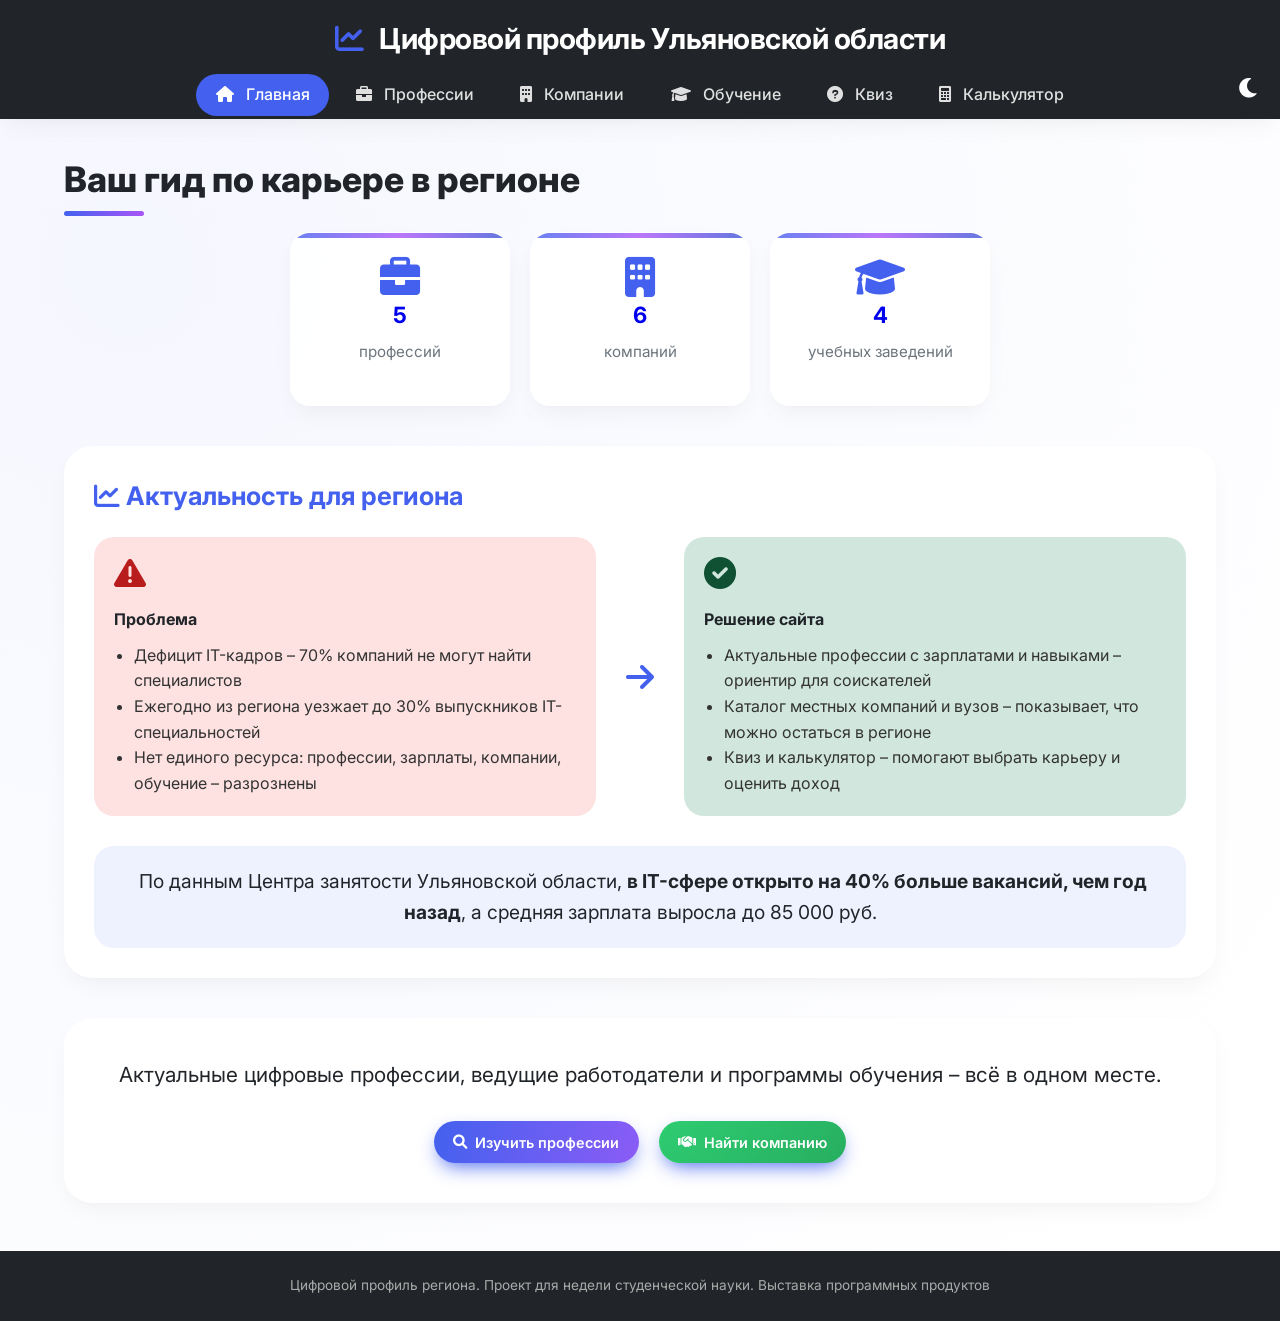
<file: index.html>
<!DOCTYPE html>
<html lang="ru">
<head>
    <meta charset="UTF-8">
    <meta name="viewport" content="width=device-width, initial-scale=1.0">
    <title>Цифровой профиль Ульяновской области</title>
    <link rel="stylesheet" href="css/style.css">
    <link rel="stylesheet" href="https://cdnjs.cloudflare.com/ajax/libs/font-awesome/6.0.0-beta3/css/all.min.css">
</head>
<body>
    <header>
        <h1><i class="fas fa-chart-line"></i> Цифровой профиль Ульяновской области</h1>
        <nav>
            <a href="index.html"><i class="fas fa-home"></i> Главная</a>
            <a href="professions.html"><i class="fas fa-briefcase"></i> Профессии</a>
            <a href="companies.html"><i class="fas fa-building"></i> Компании</a>
            <a href="education.html"><i class="fas fa-graduation-cap"></i> Обучение</a>
            <a href="quiz.html"><i class="fas fa-question-circle"></i> Квиз</a>
            <a href="calculator.html"><i class="fas fa-calculator"></i> Калькулятор</a>
        </nav>
        <!-- Кнопка переключения тёмной темы -->
        <div style="text-align: right; margin-top: -40px; margin-right: 20px;">
            <button id="themeToggle" class="theme-btn" style="background: none; border: none; color: white; font-size: 1.4rem; cursor: pointer;">
                <i class="fas fa-moon"></i>
            </button>
        </div>
    </header>

    <div class="container">
        <h2 class="page-title">Ваш гид по карьере в регионе</h2>

        <!-- Блок статистики (кликабельные карточки) -->
        <div style="display: flex; flex-wrap: wrap; gap: 20px; justify-content: center; margin-bottom: 40px;">
            <a href="professions.html" class="card-link" style="text-decoration: none; display: block; width: 220px;">
                <div class="card" style="text-align: center; width: 100%;">
                    <i class="fas fa-briefcase" style="font-size: 2.5rem; color: #4361ee;"></i>
                    <h3 id="profCount">0</h3>
                    <p>профессий</p>
                </div>
            </a>
            <a href="companies.html" class="card-link" style="text-decoration: none; display: block; width: 220px;">
                <div class="card" style="text-align: center; width: 100%;">
                    <i class="fas fa-building" style="font-size: 2.5rem; color: #4361ee;"></i>
                    <h3 id="companyCount">0</h3>
                    <p>компаний</p>
                </div>
            </a>
            <a href="education.html" class="card-link" style="text-decoration: none; display: block; width: 220px;">
                <div class="card" style="text-align: center; width: 100%;">
                    <i class="fas fa-graduation-cap" style="font-size: 2.5rem; color: #4361ee;"></i>
                    <h3 id="eduCount">0</h3>
                    <p>учебных заведений</p>
                </div>
            </a>
        </div>

        <!-- Блок "Актуальность и решение проблемы" -->
        <div style="background: white; border-radius: 28px; padding: 30px; margin: 40px 0; box-shadow: var(--shadow);">
            <h3 style="font-size: 1.6rem; margin-bottom: 20px; color: var(--primary);">
                <i class="fas fa-chart-line"></i> Актуальность для региона
            </h3>
            <div style="display: flex; flex-wrap: wrap; gap: 30px; justify-content: space-between;">
                <div style="flex: 1; min-width: 200px;">
                    <div style="background: #fee2e2; border-radius: 20px; padding: 20px; height: 100%;">
                        <i class="fas fa-exclamation-triangle" style="font-size: 2rem; color: #b91c1c;"></i>
                        <h4 style="margin: 15px 0 10px;">Проблема</h4>
                        <ul style="padding-left: 20px; color: #333;">
                            <li>Дефицит IT-кадров – 70% компаний не могут найти специалистов</li>
                            <li>Ежегодно из региона уезжает до 30% выпускников IT-специальностей</li>
                            <li>Нет единого ресурса: профессии, зарплаты, компании, обучение – разрознены</li>
                        </ul>
                    </div>
                </div>
                <div style="display: flex; align-items: center; font-size: 2rem; color: var(--primary);">
                    <i class="fas fa-arrow-right"></i>
                </div>
                <div style="flex: 1; min-width: 200px;">
                    <div style="background: #d1e7dd; border-radius: 20px; padding: 20px; height: 100%;">
                        <i class="fas fa-check-circle" style="font-size: 2rem; color: #0f5132;"></i>
                        <h4 style="margin: 15px 0 10px;">Решение сайта</h4>
                        <ul style="padding-left: 20px; color: #333;">
                            <li>Актуальные профессии с зарплатами и навыками – ориентир для соискателей</li>
                            <li>Каталог местных компаний и вузов – показывает, что можно остаться в регионе</li>
                            <li>Квиз и калькулятор – помогают выбрать карьеру и оценить доход</li>
                        </ul>
                    </div>
                </div>
            </div>
            <div style="margin-top: 30px; text-align: center; background: #eef2ff; border-radius: 20px; padding: 20px;">
                <p style="font-size: 1.2rem;">
                    <i class="fas fa-chart-simple"></i> По данным Центра занятости Ульяновской области, 
                    <strong>в IT-сфере открыто на 40% больше вакансий, чем год назад</strong>, 
                    а средняя зарплата выросла до 85 000 руб.
                </p>
            </div>
        </div>

        <!-- Приветственный блок с кнопками -->
        <div style="background: white; border-radius: 28px; padding: 40px; box-shadow: var(--shadow); text-align: center;">
            <p style="font-size: 1.3rem; margin-bottom: 30px;">
                Актуальные цифровые профессии, ведущие работодатели и программы обучения – всё в одном месте.
            </p>
            <div style="display: flex; gap: 20px; justify-content: center; flex-wrap: wrap;">
                <a href="professions.html" class="btn"><i class="fas fa-search"></i> Изучить профессии</a>
                <a href="companies.html" class="btn" style="background: linear-gradient(135deg, #2ecc71, #27ae60);"><i class="fas fa-handshake"></i> Найти компанию</a>
            </div>
        </div>
    </div>

    <footer>
        <p>Цифровой профиль региона. Проект для недели студенческой науки. Выставка программных продуктов</p>
       
    </footer>

    <script src="js/data.js"></script>
    <script src="js/main.js"></script>
    <!-- Скрипт анимированного счётчика -->
    <script>
        function animateCounter(elementId, targetNumber, duration = 1500) {
            const element = document.getElementById(elementId);
            if (!element) return;
            let start = 0;
            const steps = duration / 16;
            const increment = targetNumber / steps;
            let current = 0;
            function updateCounter() {
                current += increment;
                if (current < targetNumber) {
                    element.innerText = Math.floor(current);
                    requestAnimationFrame(updateCounter);
                } else {
                    element.innerText = targetNumber;
                }
            }
            updateCounter();
        }
        window.addEventListener('load', () => {
            animateCounter('profCount', professions.length);
            animateCounter('companyCount', companies.length);
            animateCounter('eduCount', education.length);
        });
    </script>
</body>
</html>
</file>
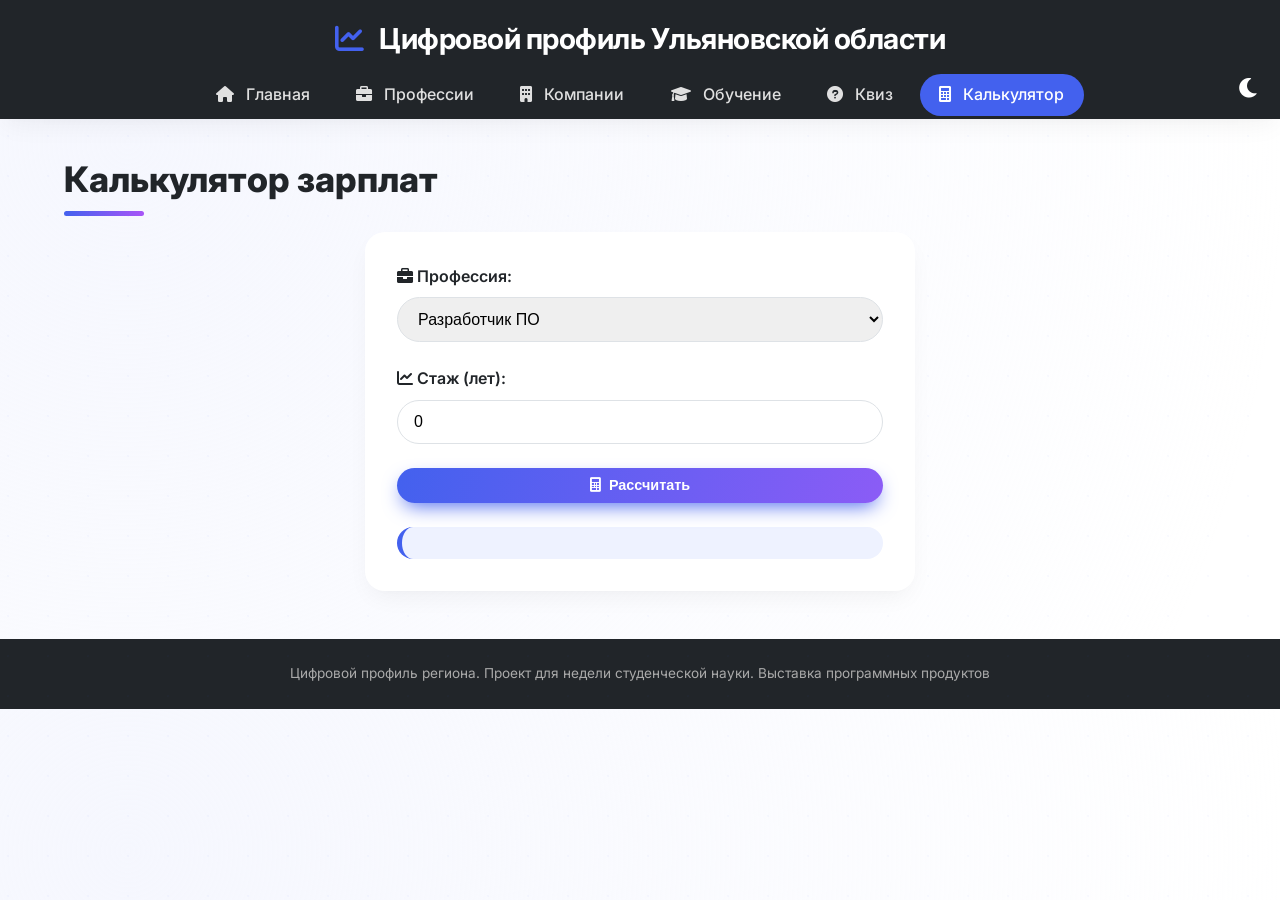
<file: calculator.html>
<!DOCTYPE html>
<html lang="ru">
<head>
    <meta charset="UTF-8">
    <meta name="viewport" content="width=device-width, initial-scale=1.0">
    <title>Калькулятор зарплат</title>
    <link rel="stylesheet" href="css/style.css">
    <link rel="stylesheet" href="https://cdnjs.cloudflare.com/ajax/libs/font-awesome/6.0.0-beta3/css/all.min.css">
</head>
<body>
    <header>
        <h1><i class="fas fa-chart-line"></i> Цифровой профиль Ульяновской области</h1>
        <nav>
            <a href="index.html"><i class="fas fa-home"></i> Главная</a>
            <a href="professions.html"><i class="fas fa-briefcase"></i> Профессии</a>
            <a href="companies.html"><i class="fas fa-building"></i> Компании</a>
            <a href="education.html"><i class="fas fa-graduation-cap"></i> Обучение</a>
            <a href="quiz.html"><i class="fas fa-question-circle"></i> Квиз</a>
            <a href="calculator.html"><i class="fas fa-calculator"></i> Калькулятор</a>
        </nav>
        <div style="text-align: right; margin-top: -40px; margin-right: 20px;">
            <button id="themeToggle" class="theme-btn" style="background: none; border: none; color: white; font-size: 1.4rem; cursor: pointer;">
                <i class="fas fa-moon"></i>
            </button>
        </div>
    </header>

    <div class="container">
        <h2 class="page-title">Калькулятор зарплат</h2>

        <div class="calculator-box">
            <div class="form-group">
                <label for="professionSelect"><i class="fas fa-briefcase"></i> Профессия:</label>
                <select id="professionSelect"></select>
            </div>
            <div class="form-group">
                <label for="experience"><i class="fas fa-chart-line"></i> Стаж (лет):</label>
                <input type="number" id="experience" min="0" max="10" value="0" step="1">
            </div>
            <button onclick="calculateSalary()" class="btn" style="width: 100%; justify-content: center;"><i class="fas fa-calculator"></i> Рассчитать</button>
            <div id="salaryResult" class="result-box"></div>
        </div>
    </div>

    <footer>
        <p>Цифровой профиль региона. Проект для недели студенческой науки. Выставка программных продуктов</p>
        <!-- <p style="margin-top: 10px;"><i class="fas fa-envelope"></i> info@digit73.ru</p> -->
    </footer>

    <script src="js/data.js"></script>
    <script src="js/main.js"></script>
    <script src="js/calculator.js"></script>
</body>
</html>
</file>
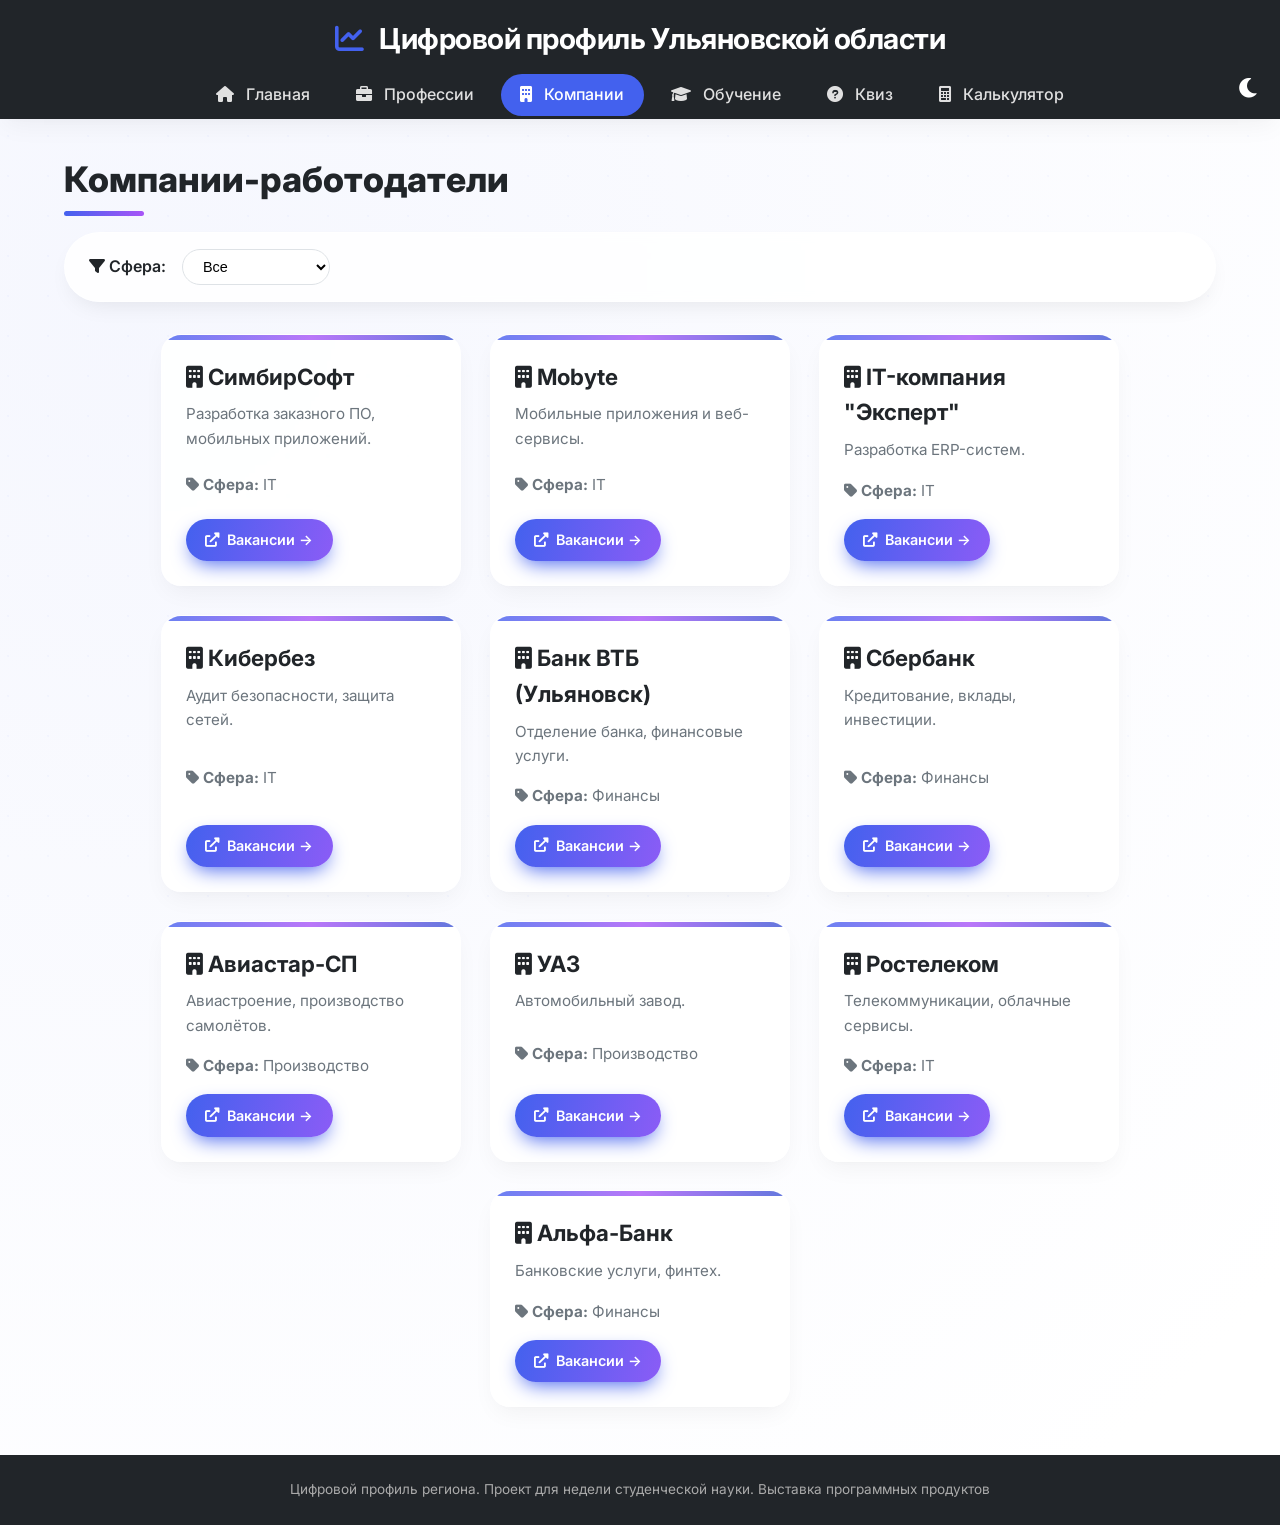
<file: companies.html>
<!DOCTYPE html>
<html lang="ru">
<head>
    <meta charset="UTF-8">
    <meta name="viewport" content="width=device-width, initial-scale=1.0">
    <title>Компании – Цифровой профиль</title>
    <link rel="stylesheet" href="css/style.css">
    <link rel="stylesheet" href="https://cdnjs.cloudflare.com/ajax/libs/font-awesome/6.0.0-beta3/css/all.min.css">
</head>
<body>
    <header>
        <h1><i class="fas fa-chart-line"></i> Цифровой профиль Ульяновской области</h1>
        <nav>
            <a href="index.html"><i class="fas fa-home"></i> Главная</a>
            <a href="professions.html"><i class="fas fa-briefcase"></i> Профессии</a>
            <a href="companies.html"><i class="fas fa-building"></i> Компании</a>
            <a href="education.html"><i class="fas fa-graduation-cap"></i> Обучение</a>
            <a href="quiz.html"><i class="fas fa-question-circle"></i> Квиз</a>
            <a href="calculator.html"><i class="fas fa-calculator"></i> Калькулятор</a>
        </nav>
        <div style="text-align: right; margin-top: -40px; margin-right: 20px;">
            <button id="themeToggle" class="theme-btn" style="background: none; border: none; color: white; font-size: 1.4rem; cursor: pointer;">
                <i class="fas fa-moon"></i>
            </button>
        </div>
    </header>

    <div class="container">
        <h2 class="page-title">Компании-работодатели</h2>

        <div class="filter-section">
            <label for="fieldFilter"><i class="fas fa-filter"></i> Сфера:</label>
            <select id="fieldFilter">
                <option value="all">Все</option>
                <option value="IT">IT</option>
                <option value="Финансы">Финансы</option>
                <option value="Производство">Производство</option>
            </select>
        </div>

        <div id="companiesContainer" class="card-container"></div>
    </div>

    <footer>
        <p>Цифровой профиль региона. Проект для недели студенческой науки. Выставка программных продуктов</p>
        <!-- <p style="margin-top: 10px;"><i class="fas fa-envelope"></i> info@digit73.ru</p> -->
    </footer>

    <script src="js/data.js"></script>
    <script src="js/main.js"></script>
    <script src="js/companies.js"></script>
</body>
</html>
</file>
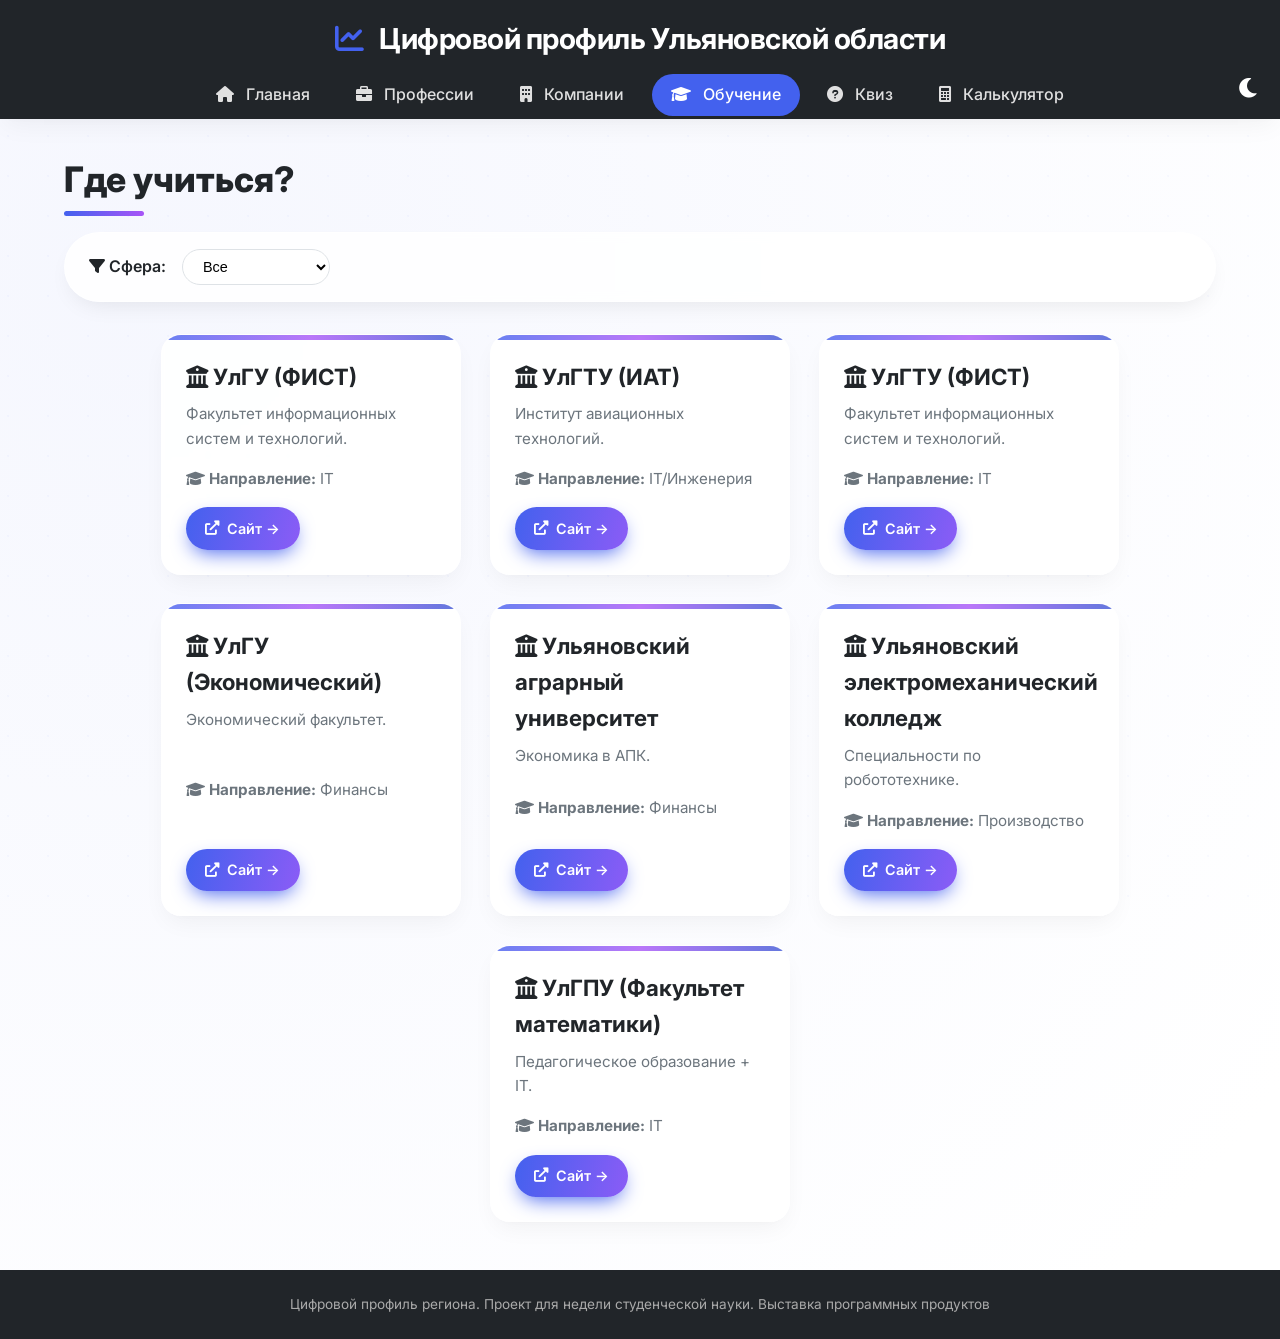
<file: education.html>
<!DOCTYPE html>
<html lang="ru">
<head>
    <meta charset="UTF-8">
    <meta name="viewport" content="width=device-width, initial-scale=1.0">
    <title>Обучение – Цифровой профиль</title>
    <link rel="stylesheet" href="css/style.css">
    <link rel="stylesheet" href="https://cdnjs.cloudflare.com/ajax/libs/font-awesome/6.0.0-beta3/css/all.min.css">
</head>
<body>
    <header>
        <h1><i class="fas fa-chart-line"></i> Цифровой профиль Ульяновской области</h1>
        <nav>
            <a href="index.html"><i class="fas fa-home"></i> Главная</a>
            <a href="professions.html"><i class="fas fa-briefcase"></i> Профессии</a>
            <a href="companies.html"><i class="fas fa-building"></i> Компании</a>
            <a href="education.html"><i class="fas fa-graduation-cap"></i> Обучение</a>
            <a href="quiz.html"><i class="fas fa-question-circle"></i> Квиз</a>
            <a href="calculator.html"><i class="fas fa-calculator"></i> Калькулятор</a>
        </nav>
        <div style="text-align: right; margin-top: -40px; margin-right: 20px;">
            <button id="themeToggle" class="theme-btn" style="background: none; border: none; color: white; font-size: 1.4rem; cursor: pointer;">
                <i class="fas fa-moon"></i>
            </button>
        </div>
    </header>

    <div class="container">
        <h2 class="page-title">Где учиться?</h2>

        <div class="filter-section">
            <label for="eduFieldFilter"><i class="fas fa-filter"></i> Сфера:</label>
            <select id="eduFieldFilter">
                <option value="all">Все</option>
                <option value="IT">IT</option>
                <option value="Финансы">Финансы</option>
                <option value="Производство">Производство</option>
            </select>
        </div>

        <div id="educationContainer" class="card-container"></div>
    </div>

    <footer>
        <p>Цифровой профиль региона. Проект для недели студенческой науки. Выставка программных продуктов</p>
        <!-- <p style="margin-top: 10px;"><i class="fas fa-envelope"></i> info@digit73.ru</p>
    </footer> -->

    <script src="js/data.js"></script>
    <script src="js/main.js"></script>
    <script src="js/education.js"></script>
</body>
</html>
</file>
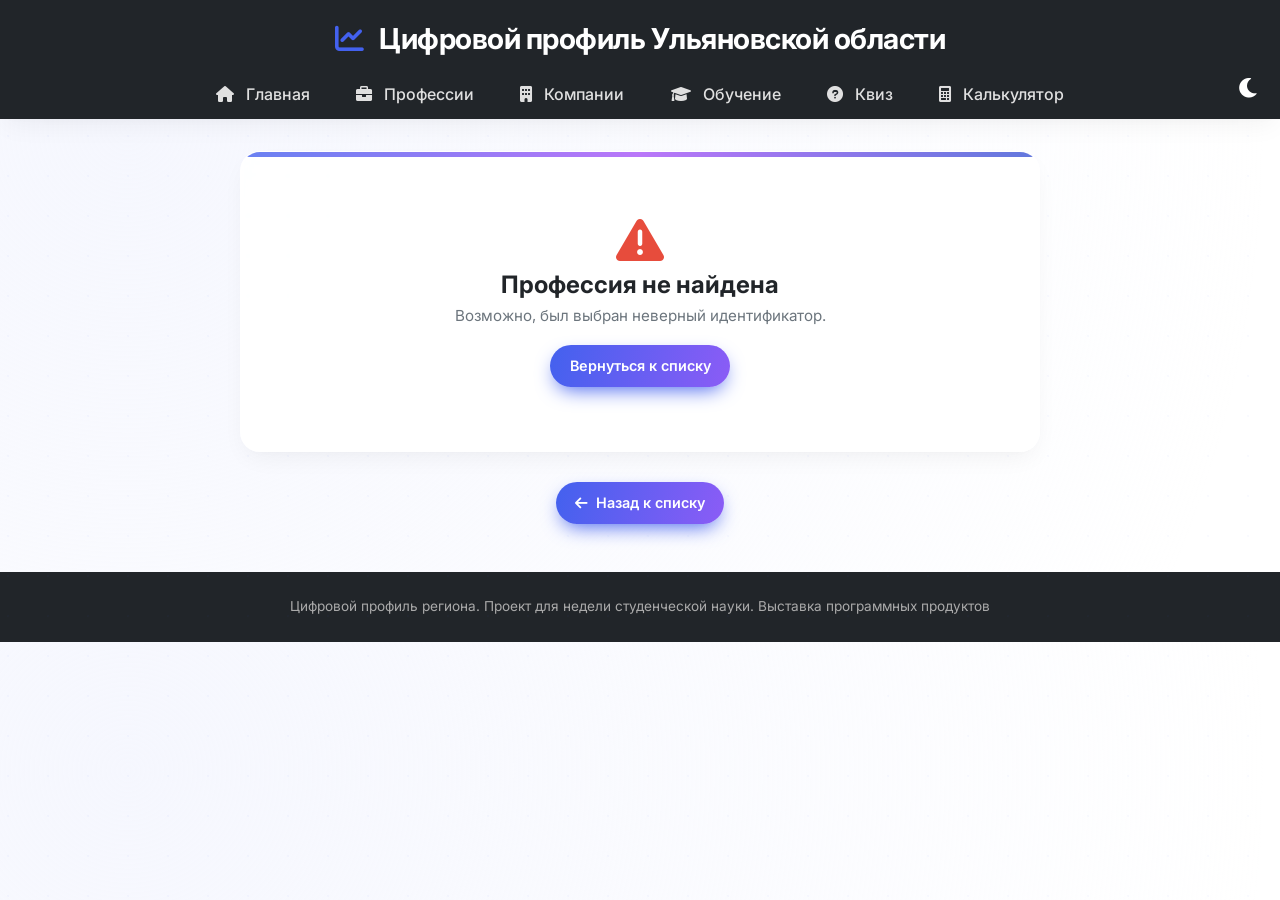
<file: profession-detail.html>
<!DOCTYPE html>
<html lang="ru">
<head>
    <meta charset="UTF-8">
    <meta name="viewport" content="width=device-width, initial-scale=1.0">
    <title>Детали профессии</title>
    <link rel="stylesheet" href="css/style.css">
    <link rel="stylesheet" href="https://cdnjs.cloudflare.com/ajax/libs/font-awesome/6.0.0-beta3/css/all.min.css">
</head>
<body>
    <header>
        <h1><i class="fas fa-chart-line"></i> Цифровой профиль Ульяновской области</h1>
        <nav>
            <a href="index.html"><i class="fas fa-home"></i> Главная</a>
            <a href="professions.html"><i class="fas fa-briefcase"></i> Профессии</a>
            <a href="companies.html"><i class="fas fa-building"></i> Компании</a>
            <a href="education.html"><i class="fas fa-graduation-cap"></i> Обучение</a>
            <a href="quiz.html"><i class="fas fa-question-circle"></i> Квиз</a>
            <a href="calculator.html"><i class="fas fa-calculator"></i> Калькулятор</a>
        </nav>
        <div style="text-align: right; margin-top: -40px; margin-right: 20px;">
            <button id="themeToggle" class="theme-btn" style="background: none; border: none; color: white; font-size: 1.4rem; cursor: pointer;">
                <i class="fas fa-moon"></i>
            </button>
        </div>
    </header>

    <div class="container">
        <div id="detail-content" class="card" style="width: 100%; max-width: 800px; margin: 0 auto;">
            <!-- Содержимое загружается через JS -->
            <div style="text-align: center; padding: 40px;">
                <i class="fas fa-spinner fa-pulse fa-3x"></i>
                <p>Загрузка информации...</p>
            </div>
        </div>
        <div style="text-align: center; margin-top: 30px;">
            <a href="professions.html" class="btn"><i class="fas fa-arrow-left"></i> Назад к списку</a>
        </div>
    </div>

    <footer>
        <p>Цифровой профиль региона. Проект для недели студенческой науки. Выставка программных продуктов</p>
       
    </footer>

    <script src="js/data.js"></script>
    <script src="js/main.js"></script>
    <script src="js/profession-detail.js"></script>
</body>
</html>
</file>
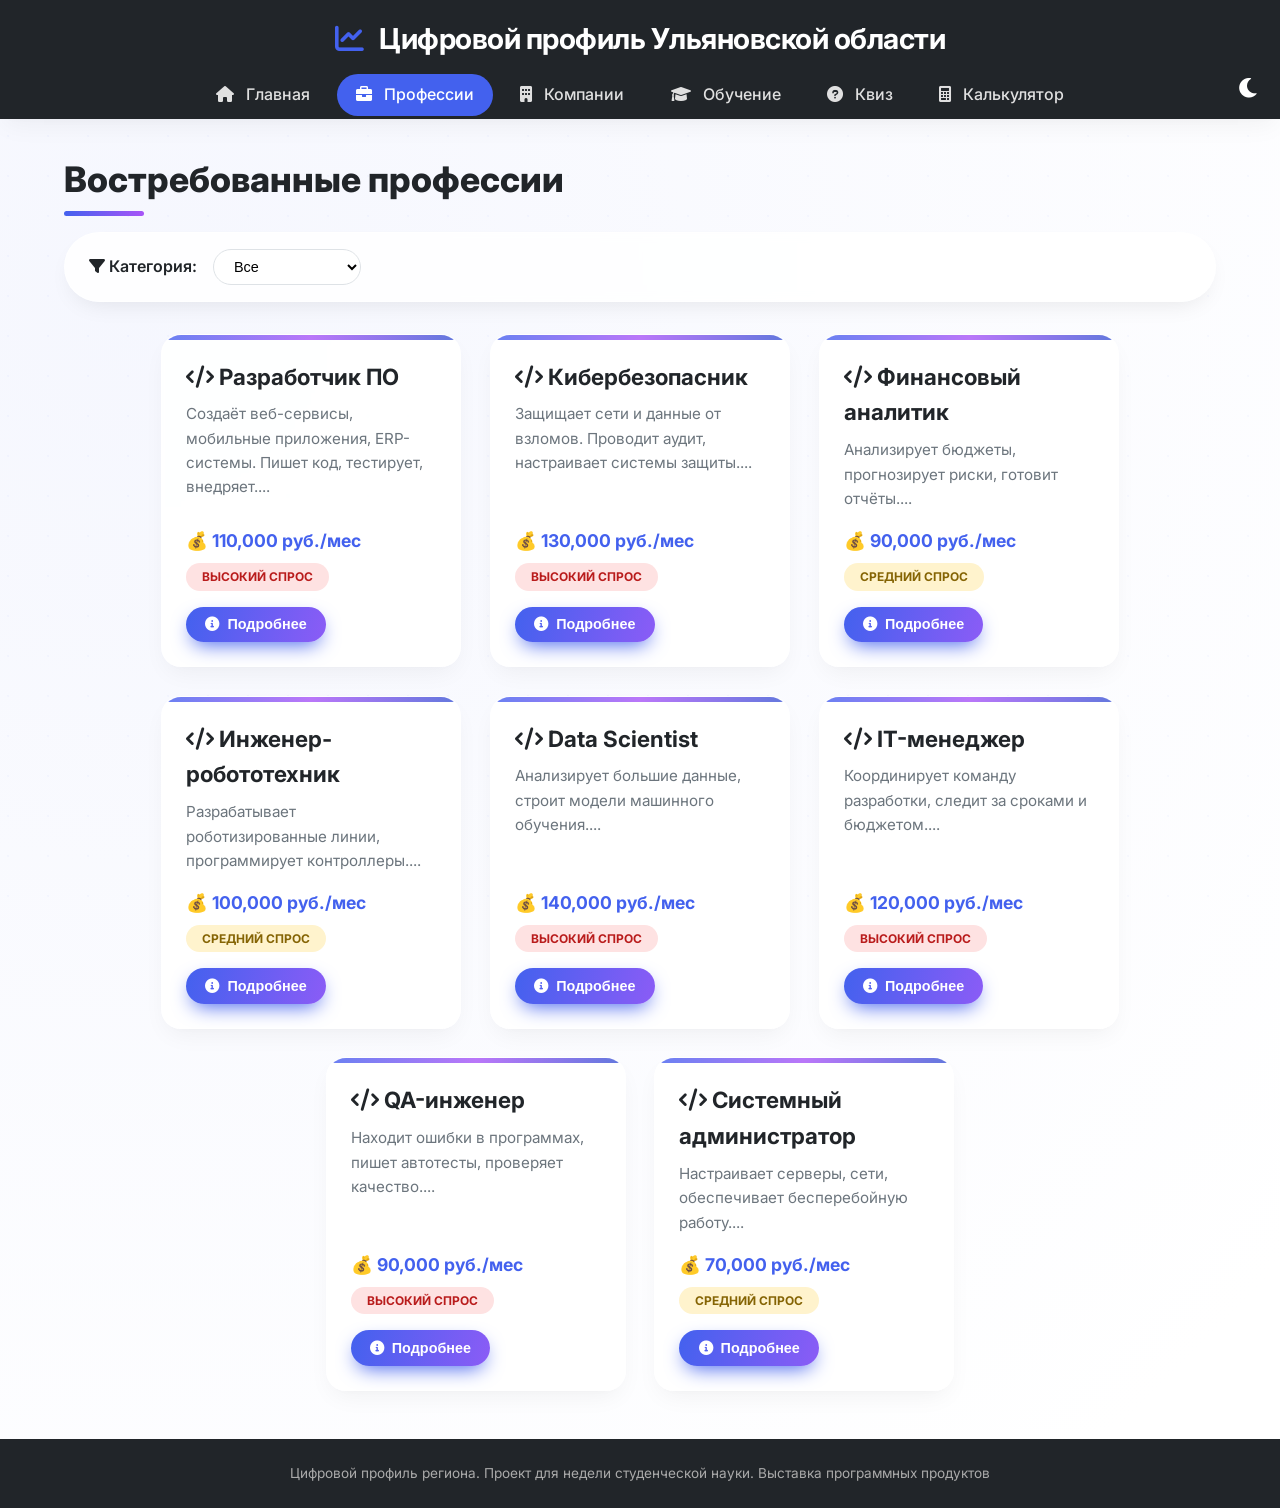
<file: professions.html>
<!DOCTYPE html>
<html lang="ru">
<head>
    <meta charset="UTF-8">
    <meta name="viewport" content="width=device-width, initial-scale=1.0">
    <title>Профессии – Цифровой профиль</title>
    <link rel="stylesheet" href="css/style.css">
    <link rel="stylesheet" href="https://cdnjs.cloudflare.com/ajax/libs/font-awesome/6.0.0-beta3/css/all.min.css">
</head>
<body>
    <header>
        <h1><i class="fas fa-chart-line"></i> Цифровой профиль Ульяновской области</h1>
        <nav>
            <a href="index.html"><i class="fas fa-home"></i> Главная</a>
            <a href="professions.html"><i class="fas fa-briefcase"></i> Профессии</a>
            <a href="companies.html"><i class="fas fa-building"></i> Компании</a>
            <a href="education.html"><i class="fas fa-graduation-cap"></i> Обучение</a>
            <a href="quiz.html"><i class="fas fa-question-circle"></i> Квиз</a>
            <a href="calculator.html"><i class="fas fa-calculator"></i> Калькулятор</a>
        </nav>
        <!-- Кнопка переключения темы (аналогично на всех страницах) -->
        <div style="text-align: right; margin-top: -40px; margin-right: 20px;">
            <button id="themeToggle" class="theme-btn" style="background: none; border: none; color: white; font-size: 1.4rem; cursor: pointer;">
                <i class="fas fa-moon"></i>
            </button>
        </div>
    </header>

    <div class="container">
        <h2 class="page-title">Востребованные профессии</h2>

        <!-- Блок фильтрации -->
        <div class="filter-section">
            <label for="categoryFilter"><i class="fas fa-filter"></i> Категория:</label>
            <select id="categoryFilter">
                <option value="all">Все</option>
                <option value="IT">IT</option>
                <option value="Финансы">Финансы</option>
                <option value="Производство">Производство</option>
                <option value="Управление">Управление</option>
            </select>
        </div>

        <!-- Контейнер для динамической загрузки карточек -->
        <div id="professionsContainer" class="card-container"></div>
    </div>

    <footer>
        <p>Цифровой профиль региона. Проект для недели студенческой науки. Выставка программных продуктов</p>
        <!-- <p style="margin-top: 10px;"><i class="fas fa-envelope"></i> info@digit73.ru</p> -->
    </footer>

    <script src="js/data.js"></script>
    <script src="js/main.js"></script>
    <script src="js/professions.js"></script>
</body>
</html>
</file>
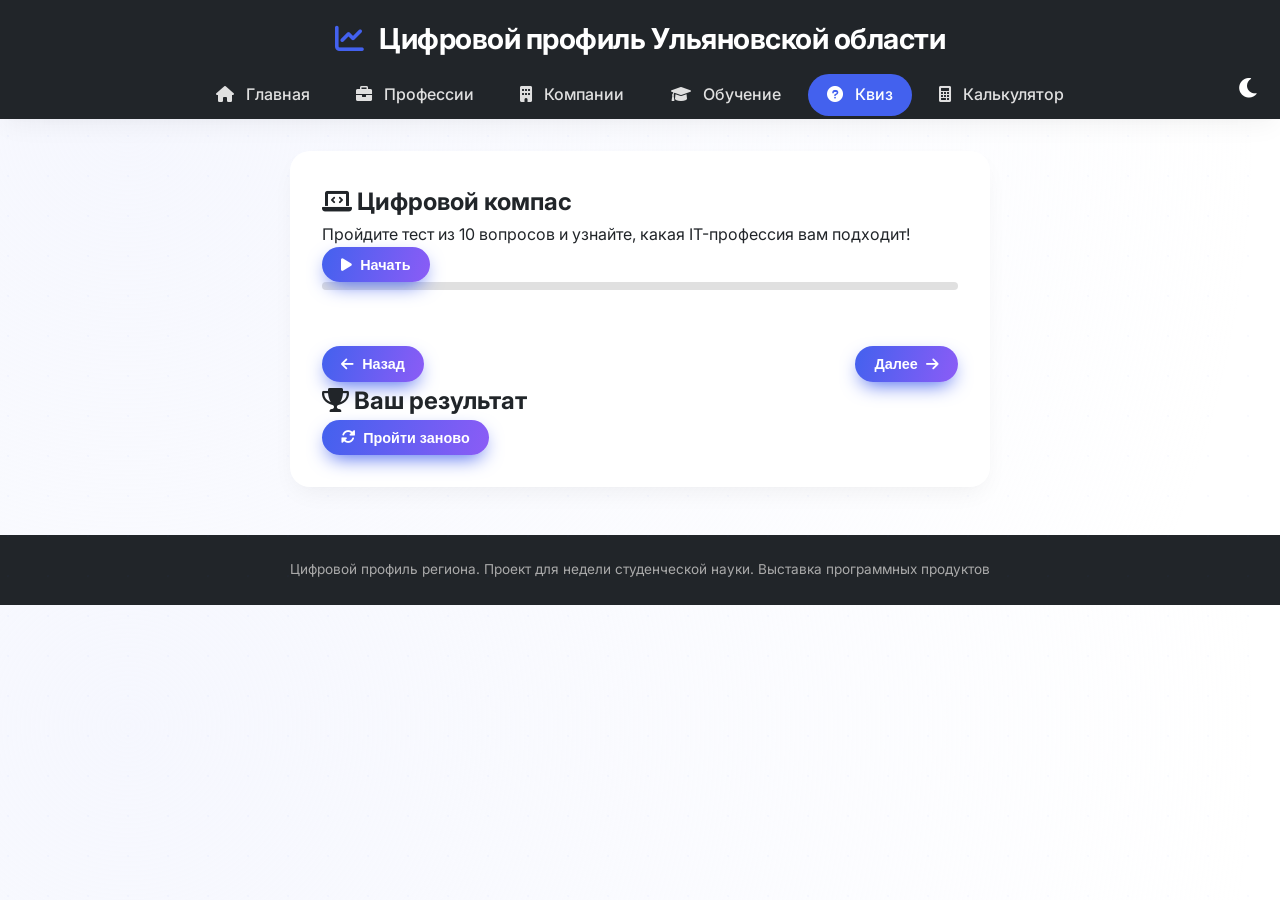
<file: quiz.html>
<!DOCTYPE html>
<html lang="ru">
<head>
    <meta charset="UTF-8">
    <meta name="viewport" content="width=device-width, initial-scale=1.0">
    <title>Квиз: IT-профессии</title>
    <link rel="stylesheet" href="css/style.css">
    <link rel="stylesheet" href="https://cdnjs.cloudflare.com/ajax/libs/font-awesome/6.0.0-beta3/css/all.min.css">
</head>
<body>
    <header>
        <h1><i class="fas fa-chart-line"></i> Цифровой профиль Ульяновской области</h1>
        <nav>
            <a href="index.html"><i class="fas fa-home"></i> Главная</a>
            <a href="professions.html"><i class="fas fa-briefcase"></i> Профессии</a>
            <a href="companies.html"><i class="fas fa-building"></i> Компании</a>
            <a href="education.html"><i class="fas fa-graduation-cap"></i> Обучение</a>
            <a href="quiz.html"><i class="fas fa-question-circle"></i> Квиз</a>
            <a href="calculator.html"><i class="fas fa-calculator"></i> Калькулятор</a>
        </nav>
        <div style="text-align: right; margin-top: -40px; margin-right: 20px;">
            <button id="themeToggle" class="theme-btn" style="background: none; border: none; color: white; font-size: 1.4rem; cursor: pointer;">
                <i class="fas fa-moon"></i>
            </button>
        </div>
    </header>

    <div class="container">
        <div class="quiz-container">
            <!-- Стартовый экран -->
            <div id="start-screen" class="screen">
                <h2><i class="fas fa-laptop-code"></i> Цифровой компас</h2>
                <p>Пройдите тест из 10 вопросов и узнайте, какая IT-профессия вам подходит!</p>
                <button id="start-btn" class="btn"><i class="fas fa-play"></i> Начать</button>
            </div>

            <!-- Экран вопросов (скрыт) -->
            <div id="quiz-screen" class="screen hidden">
                <div class="progress"><div id="progress-bar" class="progress-bar"></div></div>
                <h3 id="question-text"></h3>
                <div id="options-container" class="options"></div>
                <div class="navigation">
                    <button id="prev-btn" class="btn" disabled><i class="fas fa-arrow-left"></i> Назад</button>
                    <button id="next-btn" class="btn" disabled>Далее <i class="fas fa-arrow-right"></i></button>
                </div>
            </div>

            <!-- Экран результата (скрыт) -->
            <div id="result-screen" class="screen hidden">
                <h2><i class="fas fa-trophy"></i> Ваш результат</h2>
                <div id="result-content"></div>
                <button id="restart-btn" class="btn"><i class="fas fa-sync-alt"></i> Пройти заново</button>
            </div>
        </div>
    </div>

    <footer>
        <p>Цифровой профиль региона. Проект для недели студенческой науки. Выставка программных продуктов</p>
        <!-- <p style="margin-top: 10px;"><i class="fas fa-envelope"></i> info@digit73.ru</p> -->
    </footer>

    <script src="js/quiz.js"></script>
    <script src="js/main.js"></script>
</body>
</html>
</file>
<file: css/style.css>
/* -------------------- 1. ПОДКЛЮЧЕНИЕ ШРИФТА -------------------- */
/* Импортируем шрифт Inter с серверов Google. Параметры: 400 (обычный), 500, 600, 700 (жирный). */
@import url('https://fonts.googleapis.com/css2?family=Inter:wght@400;500;600;700&display=swap');

/* -------------------- 2. CSS-ПЕРЕМЕННЫЕ (глобальные значения) -------------------- */
:root {
    --primary: #4361ee;           /* Основной синий цвет – для кнопок, ссылок, акцентов */
    --primary-dark: #3a56d4;      /* Более тёмный оттенок синего для состояния наведения */
    --secondary: #6c757d;         /* Серый цвет для второстепенного текста (описания) */
    --dark: #212529;              /* Почти чёрный цвет для основного текста (светлая тема) */
    --light: #f8f9fa;             /* Светло-серый фон (используется редко, но оставлен) */
    --white: #ffffff;             /* Белый цвет для карточек и фоновых блоков */
    --shadow: 0 10px 25px -5px rgba(0, 0, 0, 0.05), 0 8px 10px -6px rgba(0, 0, 0, 0.02); /* Лёгкая тень */
    --shadow-hover: 0 25px 35px -12px rgba(0, 0, 0, 0.2); /* Усиленная тень при наведении на карточку */
    --border-radius: 20px;        /* Единое скругление углов для карточек и блоков */
}

/* -------------------- 3. ГЛОБАЛЬНЫЙ СБРОС ОТСТУПОВ -------------------- */
/* Убираем внешние и внутренние отступы у всех элементов, меняем модель расчёта ширины */
* {
    margin: 0;                    /* Обнуляем внешние отступы */
    padding: 0;                  /* Обнуляем внутренние отступы */
    box-sizing: border-box;      /* Ширина элемента включает padding и border, не увеличивая его */
}

/* -------------------- 4. БАЗОВЫЕ СТИЛИ BODY (ФОН, ШРИФТ, ЦВЕТ) -------------------- */
body {
    font-family: 'Inter', sans-serif;   /* Устанавливаем шрифт Inter, запасной – sans-serif */
    /* Радиальный градиент: центр в точке (10% от ширины, 20% от высоты) */
    background: radial-gradient(circle at 10% 20%, rgba(67, 97, 238, 0.05) 0%, rgba(255, 255, 255, 0.98) 90%);
    color: var(--dark);                 /* Цвет текста – почти чёрный */
    line-height: 1.6;                  /* Межстрочный интервал для удобства чтения */
    transition: background 0.3s, color 0.3s; /* Плавная смена фона и цвета при переключении темы */
    position: relative;                /* Для позиционирования псевдоэлемента с точками */
}
/* Псевдоэлемент перед body – создаёт декоративный паттерн (точки) на фоне */
body::before {
    content: '';                       /* Обязательное свойство для псевдоэлемента */
    position: fixed;                  /* Фиксированное позиционирование (не двигается при скролле) */
    top: 0;                           /* Прижимаем к верхнему краю */
    left: 0;                          /* Прижимаем к левому краю */
    width: 100%;                      /* На всю ширину экрана */
    height: 100%;                     /* На всю высоту экрана */
    /* Рисуем радиальными градиентами точки: цвет с прозрачностью 3%, размер 2%, прозрачные промежутки */
    background-image: radial-gradient(circle at 20% 40%, rgba(67, 97, 238, 0.03) 2%, transparent 2.5%);
    background-size: 40px 40px;       /* Размер одной «клетки» узора */
    pointer-events: none;             /* Чтобы точки не мешали кликам по элементам */
    z-index: 0;                       /* Помещаем под основной контент */
}

/* -------------------- 5. ШАПКА САЙТА -------------------- */
header {
    background: var(--dark);          /* Тёмный фон шапки */
    color: var(--white);              /* Белый текст */
    padding: 1rem 0;                  /* Вертикальные отступы 1rem, горизонтальные 0 */
    box-shadow: var(--shadow);        /* Лёгкая тень снизу */
    position: relative;               /* Для корректного перекрытия z-index */
    z-index: 10;                      /* Чтобы шапка была выше декоративных точек */
}
/* Заголовок первого уровня внутри шапки */
header h1 {
    text-align: center;               /* Выравнивание по центру */
    font-weight: 700;                 /* Жирное начертание */
    letter-spacing: -0.5px;           /* Немного уменьшаем расстояние между буквами */
    font-size: 1.8rem;                /* Размер шрифта */
}
/* Иконка внутри заголовка */
header h1 i {
    margin-right: 10px;               /* Отступ справа от иконки */
    color: var(--primary);            /* Цвет иконки – основной синий */
}

/* -------------------- 6. НАВИГАЦИЯ -------------------- */
nav {
    display: flex;                    /* Горизонтальное расположение пунктов */
    justify-content: center;          /* Центрируем по горизонтали */
    flex-wrap: wrap;                  /* Если не влезают – переносим на новую строку */
    gap: 0.5rem;                     /* Расстояние между пунктами */
    margin-top: 0.75rem;              /* Отступ сверху от заголовка */
}
/* Ссылки в навигации */
nav a {
    color: #e0e0e0;                   /* Светло-серый цвет текста */
    text-decoration: none;            /* Убираем подчёркивание */
    padding: 0.5rem 1.2rem;           /* Внутренние отступы: сверху/снизу 0.5rem, слева/справа 1.2rem */
    border-radius: 40px;              /* Сильно скруглённые углы (пилюли) */
    font-weight: 500;                 /* Полужирное начертание */
    transition: all 0.2s ease;        /* Плавные переходы для всех свойств */
}
/* Иконка внутри ссылки навигации */
nav a i {
    margin-right: 8px;                /* Отступ иконки от текста */
}
/* Эффект при наведении на пункт меню */
nav a:hover {
    background: rgba(255, 255, 255, 0.1); /* Полупрозрачный белый фон */
    color: white;                         /* Полностью белый текст */
}
/* Активный пункт меню (текущая страница) */
nav a.active {
    background: var(--primary);       /* Заливка основным синим цветом */
    color: white;                     /* Белый текст */
}

/* -------------------- 7. ОСНОВНОЙ КОНТЕЙНЕР ДЛЯ КОНТЕНТА -------------------- */
.container {
    max-width: 1200px;                /* Максимальная ширина контента */
    margin: 2rem auto;                /* Отступы сверху/снизу 2rem, горизонтально auto (центрирование) */
    padding: 0 1.5rem;                /* Боковые отступы на случай узкого экрана */
    position: relative;               /* Чтобы контент был над декоративными точками */
    z-index: 2;                       /* Поднимаем выше псевдоэлемента body::before */
}

/* -------------------- 8. ЗАГОЛОВКИ СТРАНИЦ С ДЕКОРАТИВНОЙ ПОЛОСКОЙ -------------------- */
.page-title {
    font-size: 2.2rem;                /* Крупный размер */
    font-weight: 800;                 /* Экстра-жирный */
    margin-bottom: 1.5rem;            /* Отступ снизу */
    position: relative;               /* Для позиционирования псевдоэлемента с полоской */
    display: inline-block;            /* Чтобы полоска была только под текстом, а не на всю ширину */
}
/* Псевдоэлемент – цветная полоска под заголовком */
.page-title::after {
    content: '';                      /* Обязательно для псевдоэлемента */
    position: absolute;               /* Абсолютное позиционирование относительно .page-title */
    bottom: -8px;                    /* Отступ вниз от текста */
    left: 0;                          /* Привязана к левому краю */
    width: 80px;                      /* Ширина полоски */
    height: 5px;                      /* Высота полоски */
    background: linear-gradient(90deg, var(--primary), #a855f7); /* Градиент от синего к фиолетовому */
    border-radius: 5px;               /* Скругление концов */
    animation: slideIn 0.5s ease-out; /* Анимация появления (выезжает слева) */
}
/* Анимация выезжающей полоски */
@keyframes slideIn {
    from { width: 0; opacity: 0; }   /* Начальное состояние: ширина 0, прозрачно */
    to { width: 80px; opacity: 1; }   /* Конечное: ширина 80px, полностью видно */
}

/* -------------------- 9. СЕТКА КАРТОЧЕК (FLEX-КОНТЕЙНЕР) -------------------- */
.card-container {
    display: flex;                    /* Включаем flex-раскладку */
    flex-wrap: wrap;                 /* Разрешаем перенос карточек на следующую строку */
    gap: 1.8rem;                     /* Расстояние между карточками */
    justify-content: center;         /* Центрируем карточки по горизонтали */
    margin-top: 1.5rem;              /* Отступ сверху от фильтра */
}

/* -------------------- 10. СТИЛИ ОДНОЙ КАРТОЧКИ (СТЕКЛЯННЫЙ ЭФФЕКТ) -------------------- */
.card {
    background: rgba(255, 255, 255, 0.9);  /* Белый с прозрачностью 90% (лёгкое стекло) */
    backdrop-filter: blur(2px);            /* Размытие фона под карточкой (эффект стекла) */
    border-radius: var(--border-radius);   /* Скругление углов из переменной (20px) */
    padding: 1.5rem;                      /* Внутренние отступы */
    box-shadow: var(--shadow);             /* Лёгкая тень из переменной */
    transition: transform 0.25s ease, box-shadow 0.25s ease, background 0.2s; /* Плавные изменения */
    width: 300px;                         /* Фиксированная ширина карточки */
    display: flex;                        /* Внутри – flex-контейнер */
    flex-direction: column;               /* Элементы располагаются вертикально */
    border: 1px solid rgba(255, 255, 255, 0.3); /* Полупрозрачная белая рамка */
    position: relative;                   /* Для позиционирования цветной полоски сверху */
    overflow: hidden;                     /* Чтобы цветная полоска не вылезала за скруглённые углы */
    animation: fadeInUp 0.4s ease-out;    /* Анимация появления снизу */
}
/* Цветная полоска сверху карточки (псевдоэлемент) */
.card::before {
    content: '';                          /* Обязательное свойство */
    position: absolute;                   /* Абсолютное позиционирование внутри .card */
    top: 0;                               /* Прижимаем к верхнему краю */
    left: 0;                              /* Прижимаем к левому краю */
    width: 100%;                          /* На всю ширину карточки */
    height: 5px;                          /* Высота полоски 5 пикселей */
    background: linear-gradient(90deg, var(--primary), #a855f7, var(--primary-dark)); /* Градиент */
    opacity: 0.8;                         /* Немного прозрачная */
}
/* Эффект при наведении курсора на карточку */
.card:hover {
    transform: translateY(-8px);          /* Поднимаем карточку вверх на 8px */
    box-shadow: var(--shadow-hover);      /* Усиленная тень */
    background: rgba(255, 255, 255, 1);   /* Полностью непрозрачный белый фон */
}
/* Заголовок внутри карточки */
.card h3 {
    font-size: 1.4rem;                    /* Размер шрифта */
    font-weight: 700;                     /* Жирный */
    margin-bottom: 0.5rem;                /* Отступ снизу */
}
/* Текст описания внутри карточки */
.card p {
    color: var(--secondary);              /* Серый цвет */
    margin-bottom: 1rem;                  /* Отступ снизу */
    font-size: 0.95rem;                  /* Размер шрифта */
    flex-grow: 1;                         /* Занимает всё свободное место, чтобы кнопка была внизу */
}
/* Блок с зарплатой */
.card .salary {
    font-weight: 700;                     /* Жирный */
    color: var(--primary);                /* Синий цвет */
    margin-bottom: 0.5rem;                /* Отступ снизу */
    font-size: 1.1rem;                   /* Немного крупнее */
}
/* Бейдж востребованности */
.card .demand {
    display: inline-block;                /* Чтобы ширина была по содержимому */
    padding: 0.25rem 1rem;               /* Внутренние отступы */
    border-radius: 30px;                 /* Сильно скруглённые углы (пилюля) */
    font-size: 0.75rem;                  /* Мелкий текст */
    font-weight: 700;                    /* Жирный */
    text-transform: uppercase;            /* Все буквы заглавные */
    align-self: flex-start;              /* Прижимаем к левому краю (не растягиваем) */
    margin-bottom: 1rem;                 /* Отступ снизу */
}
/* Иконки внутри карточки – анимация при наведении */
.card i {
    transition: transform 0.2s, color 0.2s; /* Плавное изменение размера и цвета */
}
.card:hover i {
    transform: scale(1.1);                /* Увеличиваем иконку на 10% */
    color: var(--primary);                /* Меняем цвет на основной синий */
}

/* -------------------- 11. ЦВЕТА БЕЙДЖЕЙ ВОСТРЕБОВАННОСТИ -------------------- */
.demand-high { background: #fee2e2; color: #b91c1c; }   /* Красный для высокого спроса */
.demand-medium { background: #fff3cd; color: #856404; } /* Жёлтый для среднего */
.demand-low { background: #d1e7dd; color: #0f5132; }    /* Зелёный для низкого */

/* -------------------- 12. КНОПКИ (ОБЩИЙ СТИЛЬ) -------------------- */
.card button, .btn {
    background: linear-gradient(105deg, var(--primary) 0%, #8b5cf6 100%); /* Градиент синий→фиолетовый */
    color: white;                         /* Белый текст */
    border: none;                         /* Убираем стандартную рамку */
    padding: 0.6rem 1.2rem;               /* Внутренние отступы */
    border-radius: 40px;                  /* Сильно скруглённые углы (пилюля) */
    font-size: 0.9rem;                   /* Размер шрифта */
    font-weight: 600;                     /* Полужирный */
    cursor: pointer;                      /* Курсор-указатель при наведении */
    transition: all 0.3s cubic-bezier(0.2, 0.9, 0.4, 1.1); /* Плавная анимация с нелинейным ускорением */
    box-shadow: 0 8px 20px -6px var(--primary); /* Тень с синим свечением */
    align-self: flex-start;              /* Прижимаем к левому краю (не растягиваем) */
    text-decoration: none;                /* Убираем подчёркивание (для ссылок) */
    display: inline-flex;                /* Гибкий контейнер для иконки и текста в строку */
    align-items: center;                 /* Вертикальное выравнивание по центру */
    gap: 8px;                            /* Расстояние между иконкой и текстом */
}
/* Эффект при наведении на кнопку */
.card button:hover, .btn:hover {
    transform: translateY(-2px);          /* Лёгкий подъём вверх */
    box-shadow: 0 12px 25px -8px var(--primary); /* Усиленная тень */
    background: linear-gradient(105deg, #3b4fcf 0%, #7c3aed 100%); /* Более тёмный градиент */
}
/* Эффект при нажатии (active) */
.card button:active, .btn:active {
    transform: translateY(1px);           /* Небольшое опускание (имитация нажатия) */
}

/* -------------------- 13. БЛОК ФИЛЬТРАЦИИ (СТЕКЛЯННЫЙ ЭФФЕКТ) -------------------- */
.filter-section {
    background: rgba(255, 255, 255, 0.85); /* Белый с прозрачностью 85% */
    backdrop-filter: blur(4px);            /* Размытие фона под блоком (стекло) */
    padding: 1rem 1.5rem;                 /* Внутренние отступы */
    border-radius: 60px;                  /* Очень скруглённые углы (большая пилюля) */
    box-shadow: 0 10px 25px -10px rgba(0, 0, 0, 0.1); /* Лёгкая тень */
    display: flex;                        /* Горизонтальное расположение элементов */
    gap: 1rem;                            /* Расстояние между элементами */
    flex-wrap: wrap;                      /* Перенос на новую строку при узком экране */
    align-items: center;                  /* Вертикальное выравнивание по центру */
    margin-bottom: 2rem;                  /* Отступ снизу */
    border: 1px solid rgba(255, 255, 255, 0.5); /* Полупрозрачная белая рамка */
}
/* Метка (label) внутри блока фильтрации */
.filter-section label {
    font-weight: 600;                     /* Полужирный */
}
/* Селекты и поля ввода внутри фильтра */
.filter-section select, .filter-section input {
    padding: 0.5rem 1rem;                 /* Внутренние отступы */
    border: 1px solid #dee2e6;            /* Светло-серая рамка */
    border-radius: 40px;                  /* Скругление */
    font-size: 0.9rem;                   /* Размер шрифта */
    background: white;                    /* Белый фон */
    transition: all 0.2s;                /* Плавные переходы */
}
/* Состояние фокуса для полей ввода */
.filter-section select:focus, .filter-section input:focus {
    outline: none;                        /* Убираем стандартное обведение */
    border-color: var(--primary);         /* Меняем цвет рамки на основной синий */
    box-shadow: 0 0 0 3px rgba(67, 97, 238, 0.2); /* Синее свечение */
}

/* -------------------- 14. КАЛЬКУЛЯТОР ЗАРПЛАТ -------------------- */
.calculator-box {
    background: white;                    /* Белый фон */
    border-radius: var(--border-radius);  /* Скругление углов */
    padding: 2rem;                        /* Внутренние отступы */
    max-width: 550px;                     /* Ограничение ширины */
    margin: 0 auto;                       /* Центрирование по горизонтали */
    box-shadow: var(--shadow);             /* Тень */
}
/* Группа полей формы (метка + поле) */
.form-group {
    margin-bottom: 1.5rem;                /* Отступ снизу */
}
/* Метка внутри группы */
.form-group label {
    display: block;                       /* Занимает всю ширину */
    font-weight: 600;                     /* Полужирный */
    margin-bottom: 0.5rem;                /* Отступ снизу */
}
/* Селекты и поля ввода внутри калькулятора */
.form-group select, .form-group input {
    width: 100%;                          /* На всю ширину родителя */
    padding: 0.75rem 1rem;                /* Внутренние отступы */
    border: 1px solid #dee2e6;            /* Светло-серая рамка */
    border-radius: 40px;                  /* Скругление */
    font-size: 1rem;                     /* Размер шрифта */
}
/* Блок с результатом расчёта */
.result-box {
    margin-top: 1.5rem;                   /* Отступ сверху */
    padding: 1rem;                        /* Внутренние отступы */
    background: #eef2ff;                  /* Светло-синий фон */
    border-radius: var(--border-radius);  /* Скругление */
    border-left: 5px solid var(--primary); /* Цветная полоска слева */
}

/* -------------------- 15. ПОДВАЛ САЙТА -------------------- */
footer {
    background: var(--dark);              /* Тёмный фон */
    color: #aaa;                          /* Светло-серый текст */
    text-align: center;                   /* Текст по центру */
    padding: 1.5rem;                      /* Внутренние отступы */
    margin-top: 3rem;                     /* Отступ сверху от контента */
    font-size: 0.85rem;                  /* Мелкий шрифт */
}
/* Иконки в подвале */
footer i {
    margin-right: 5px;                    /* Отступ справа */
    color: var(--primary);                /* Синий цвет */
}

/* -------------------- 16. АНИМАЦИЯ ПОЯВЛЕНИЯ КАРТОЧЕК (FADE IN + СДВИГ) -------------------- */
@keyframes fadeInUp {
    from {
        opacity: 0;                       /* Начальное состояние – полностью прозрачно */
        transform: translateY(20px);      /* Сдвиг вниз на 20 пикселей */
    }
    to {
        opacity: 1;                       /* Конечное состояние – полностью видимо */
        transform: translateY(0);         /* Без сдвига */
    }
}

/* -------------------- 17. АДАПТИВНОСТЬ ДЛЯ МОБИЛЬНЫХ УСТРОЙСТВ (ШИРИНА ≤ 768px) -------------------- */
@media (max-width: 768px) {
    header h1 { font-size: 1.4rem; }            /* Уменьшаем заголовок шапки */
    nav a { padding: 0.4rem 0.8rem; font-size: 0.8rem; } /* Уменьшаем ссылки в меню */
    .page-title { font-size: 1.8rem; }           /* Уменьшаем заголовки страниц */
    .filter-section {
        flex-direction: column;                  /* Элементы фильтра выстраиваются вертикально */
        align-items: stretch;                    /* Растягиваются на всю ширину */
        border-radius: 24px;                     /* Меньшее скругление */
    }
    .filter-section select, .filter-section input {
        width: 100%;                             /* Поля ввода на всю ширину */
    }
    .card-container {
        justify-content: center;                 /* Карточки по центру */
    }
}

/* -------------------- 18. СТИЛИ ДЛЯ КВИЗА (ТЕСТА) -------------------- */
.quiz-container {
    background: white;                    /* Белый фон */
    border-radius: var(--border-radius);  /* Скругление */
    padding: 2rem;                        /* Внутренние отступы */
    box-shadow: var(--shadow);             /* Тень */
    max-width: 700px;                     /* Ограничение ширины */
    margin: 0 auto;                       /* Центрирование */
}
/* Прогресс-бар (полоса выполнения) */
.progress {
    height: 8px;                          /* Высота */
    background: #e0e0e0;                  /* Светло-серый фон */
    border-radius: 10px;                  /* Скругление */
    margin-bottom: 2rem;                  /* Отступ снизу */
    overflow: hidden;                     /* Чтобы дочерний элемент не вылезал */
}
/* Заполненная часть прогресс-бара */
.progress-bar {
    width: 0%;                            /* Начальная ширина 0% */
    height: 100%;                         /* На всю высоту родителя */
    background: var(--primary);           /* Синий цвет */
    transition: width 0.3s;              /* Плавное изменение ширины */
}
/* Контейнер для вариантов ответов */
.options {
    display: flex;
    flex-direction: column;               /* Вертикальное расположение */
    gap: 1rem;                            /* Расстояние между вариантами */
    margin: 1.5rem 0;                     /* Отступы сверху и снизу */
}
/* Кнопка варианта ответа */
.option-btn {
    background: #f2f2f2;                  /* Светло-серый фон */
    border: 2px solid transparent;        /* Прозрачная рамка (запас для выделения) */
    border-radius: 60px;                  /* Сильно скруглённые углы */
    padding: 0.8rem 1.2rem;               /* Внутренние отступы */
    font-size: 1rem;                      /* Размер шрифта */
    cursor: pointer;                      /* Курсор-указатель */
    transition: all 0.2s;                /* Плавные переходы */
    text-align: left;                     /* Текст слева */
    display: flex;                        /* Для иконки и текста в строку */
    align-items: center;                  /* Вертикальное выравнивание */
    gap: 12px;                            /* Расстояние между иконкой и текстом */
}
/* Иконка внутри варианта ответа */
.option-btn i {
    width: 24px;                          /* Фиксированная ширина для выравнивания */
    color: var(--primary);                /* Синий цвет */
}
/* Эффект при наведении на вариант */
.option-btn:hover {
    background: #e6e6e6;                  /* Темнее фон */
    border-color: var(--primary);         /* Рамка становится синей */
}
/* Выбранный (активный) вариант */
.option-btn.selected {
    background: var(--primary);           /* Синий фон */
    color: white;                         /* Белый текст */
}
.option-btn.selected i {
    color: white;                         /* Белая иконка */
}
/* Кнопки навигации (Назад / Далее) */
.navigation {
    display: flex;
    justify-content: space-between;       /* Растягиваем по краям */
    gap: 1rem;                            /* Расстояние между кнопками */
    margin-top: 1rem;                     /* Отступ сверху */
}
/* Блок с результатом теста */
.result-card {
    display: flex;
    gap: 1.5rem;                          /* Расстояние между элементами */
    align-items: center;                  /* Выравнивание по центру */
    flex-wrap: wrap;                      /* Перенос на узких экранах */
    background: #f8f9fa;                  /* Светлый фон */
    padding: 1.5rem;                      /* Внутренние отступы */
    border-radius: 20px;                  /* Скругление */
}
/* Адаптация результата для телефонов (ширина ≤ 500px) */
@media (max-width: 500px) {
    .result-card {
        flex-direction: column;           /* Вертикальное расположение */
        text-align: center;               /* Текст по центру */
    }
}

/* -------------------- 19. ДОПОЛНИТЕЛЬНО: КЛИКАБЕЛЬНЫЕ КАРТОЧКИ-ССЫЛКИ -------------------- */
/* Обёртка-ссылка вокруг карточки (чтобы вся карточка была кликабельной) */
.card-link {
    text-decoration: none;                /* Убираем подчёркивание */
    display: block;                       /* Блочный элемент */
}
/* Эффект при наведении на ссылку-обёртку */
.card-link .card {
    transition: transform 0.2s, box-shadow 0.2s; /* Плавные переходы */
}
.card-link:hover .card {
    transform: translateY(-6px);          /* Подъём карточки */
    box-shadow: var(--shadow-hover);       /* Усиленная тень */
}

/* -------------------- 20. ТЁМНАЯ ТЕМА (АКТИВИРУЕТСЯ КЛАССОМ .DARK-THEME НА BODY) -------------------- */
/* Основной фон body в тёмной теме – глубокий фиолетово-синий градиент */
body.dark-theme {
    background: radial-gradient(circle at 30% 10%, #0f0c29, #24243e);
    color: #f0f0f0;                       /* Светлый цвет для основного текста */
}
/* Паттерн точек в тёмной теме – более светлые точки */
body.dark-theme::before {
    background-image: radial-gradient(circle at 20% 40%, rgba(255, 255, 255, 0.05) 2%, transparent 2.5%);
}
/* Все карточки – тёмно-синие с полупрозрачностью */
body.dark-theme .card {
    background: rgba(30, 30, 50, 0.85);
    backdrop-filter: blur(4px);
    border-color: rgba(255, 255, 255, 0.1);
    color: #f0f0f0;                       /* Светлый текст внутри карточек */
}
/* Заголовки карточек */
body.dark-theme .card h3 {
    color: #ffffff;                       /* Белый цвет для заголовков */
}
/* Второстепенный текст внутри карточек */
body.dark-theme .card p {
    color: #c0c0e0;                       /* Светло-сиреневый для читаемости */
}
/* Блок зарплаты в карточках */
body.dark-theme .card .salary {
    color: #a0b4ff;                       /* Светло-синий для акцента */
}
/* Бейджи востребованности оставляем без изменений (их цвета и так контрастны) */
/* Цветная полоска карточек в тёмной теме – неоновые оттенки */
body.dark-theme .card::before {
    background: linear-gradient(90deg, #60a5fa, #c084fc);
}
/* Блок фильтрации */
body.dark-theme .filter-section {
    background: rgba(30, 30, 50, 0.8);
    color: #f0f0f0;                       /* Светлый текст */
}
/* Поля ввода фильтра */
body.dark-theme .filter-section select,
body.dark-theme .filter-section input {
    background: #1e1e2f;
    color: #e0e0e0;
    border-color: #3a3a5a;
}
/* Калькулятор и контейнер квиза */
body.dark-theme .calculator-box,
body.dark-theme .quiz-container {
    background: #2d2d44;
    color: #e0e0e0;
}
/* Группы форм в калькуляторе */
body.dark-theme .form-group label {
    color: #f0f0f0;
}
/* Поля ввода в калькуляторе */
body.dark-theme .form-group select,
body.dark-theme .form-group input {
    background: #1e1e2f;
    color: #e0e0e0;
    border-color: #3a3a5a;
}
/* Блок результата */
body.dark-theme .result-box {
    background: #1e1e2f;
    color: #e0e0e0;
    border-left-color: #60a5fa;
}
/* Кнопки вариантов ответа в квизе */
body.dark-theme .option-btn {
    background: #3a3a5a;
    color: #e0e0e0;
}
body.dark-theme .option-btn:hover {
    background: #4a4a6a;
}
/* Текст вопроса в квизе */
body.dark-theme #question-text {
    color: #ffffff;
}
/* Подвал */
body.dark-theme footer {
    background: #0f0f1a;
    color: #b0b0d0;                       /* Светлый текст в подвале */
}
/* Ссылки в подвале */
body.dark-theme footer a {
    color: #a0b4ff;
}
/* Ссылки навигации */
body.dark-theme nav a.active {
    background: var(--primary);
    color: white;
}
body.dark-theme nav a {
    color: #c0c0e0;
}
body.dark-theme nav a:hover {
    color: white;
}
/* Заголовки страниц */
body.dark-theme .page-title {
    color: #ffffff;
}
/* Приветственный блок на главной (если есть inline-стили) */
body.dark-theme [style*="background: white"] {
    background: #2d2d44 !important;
    color: #e0e0e0 !important;
}
/* Иконки в карточках */
body.dark-theme .card i {
    color: #a0b4ff;
}

/* -------------------- ДОРАБОТКА ТЁМНОЙ ТЕМЫ ДЛЯ БЛОКОВ "ПРОБЛЕМА/РЕШЕНИЕ" -------------------- */
/* Блок актуальности – фон и текст */
body.dark-theme [style*="background: white"] {
    background: #2d2d44 !important;
    color: #e0e0e0 !important;
}
/* Карточка "Проблема" (красный фон) */
body.dark-theme [style*="background: #fee2e2"] {
    background: #4a1a1a !important;   /* Тёмно-красный */
    color: #ffb3b3 !important;
}
body.dark-theme [style*="background: #fee2e2"] ul,
body.dark-theme [style*="background: #fee2e2"] li,
body.dark-theme [style*="background: #fee2e2"] h4 {
    color: #ffd6d6 !important;
}
/* Карточка "Решение" (зелёный фон) */
body.dark-theme [style*="background: #d1e7dd"] {
    background: #1a3a2a !important;   /* Тёмно-зелёный */
    color: #b3ffcc !important;
}
body.dark-theme [style*="background: #d1e7dd"] ul,
body.dark-theme [style*="background: #d1e7dd"] li,
body.dark-theme [style*="background: #d1e7dd"] h4 {
    color: #ccffdd !important;
}
/* Блок статистики (синий фон) */
body.dark-theme [style*="background: #eef2ff"] {
    background: #1e2a4a !important;
    color: #cce4ff !important;
}
body.dark-theme [style*="background: #eef2ff"] strong {
    color: #ffd966 !important;
}
/* Карточки статистики на главной (они и так работают через общие правила .card в тёмной теме, но добавим для надёжности) */
body.dark-theme .card h3 {
    color: #ffffff !important;
}
body.dark-theme .card p {
    color: #c0c0e0 !important;
}
</file>
